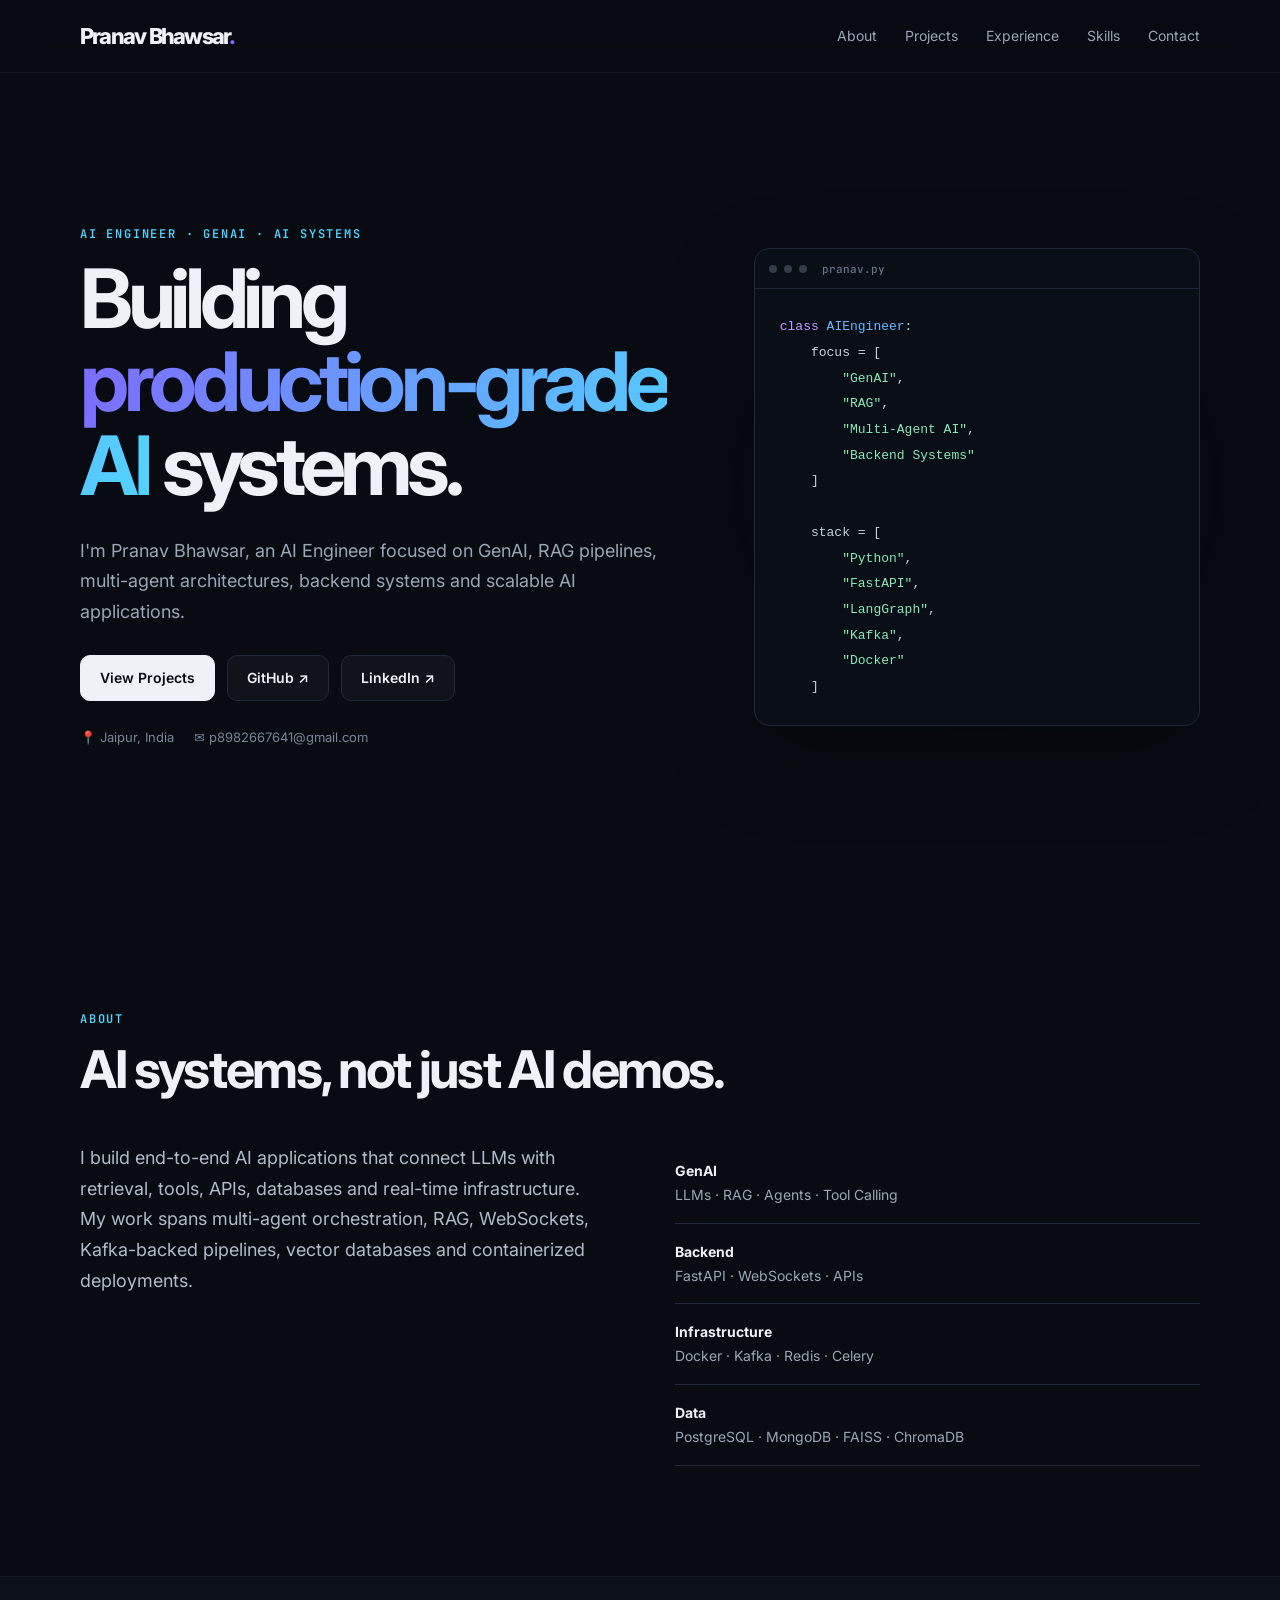
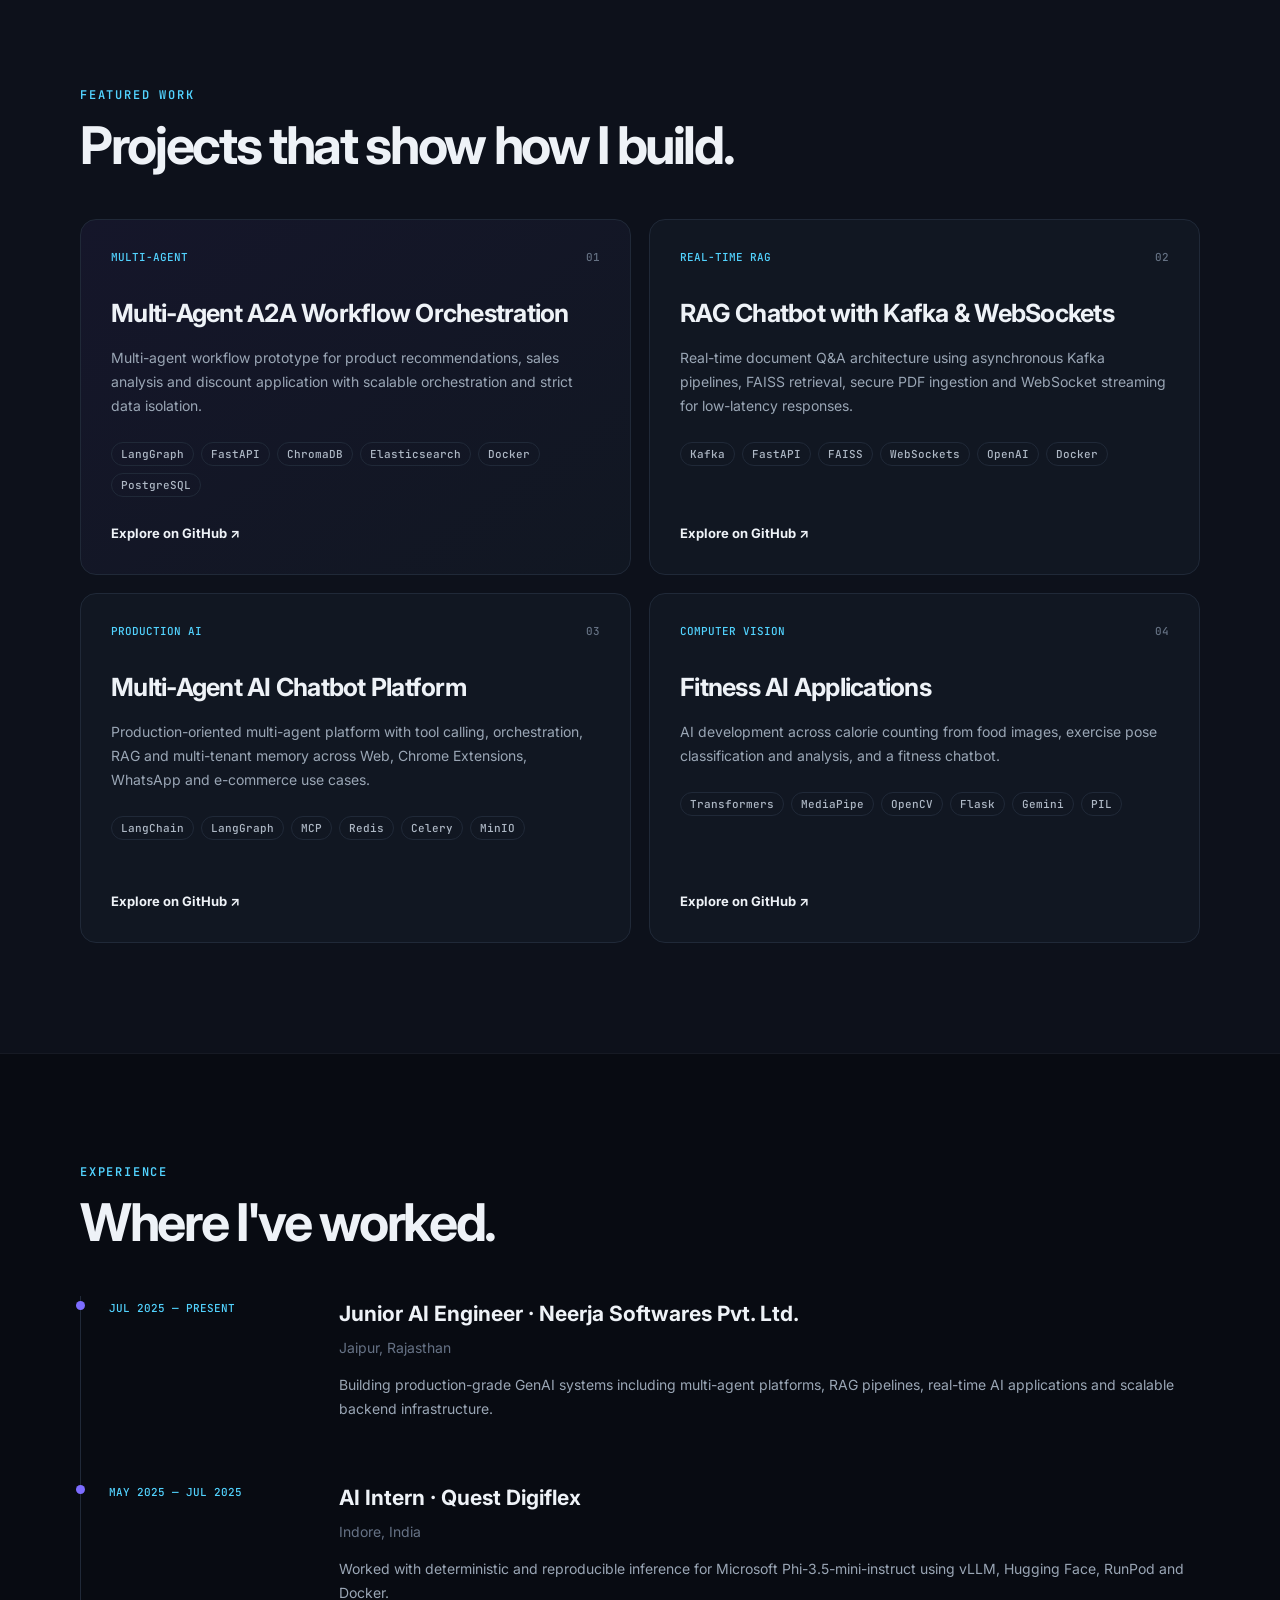
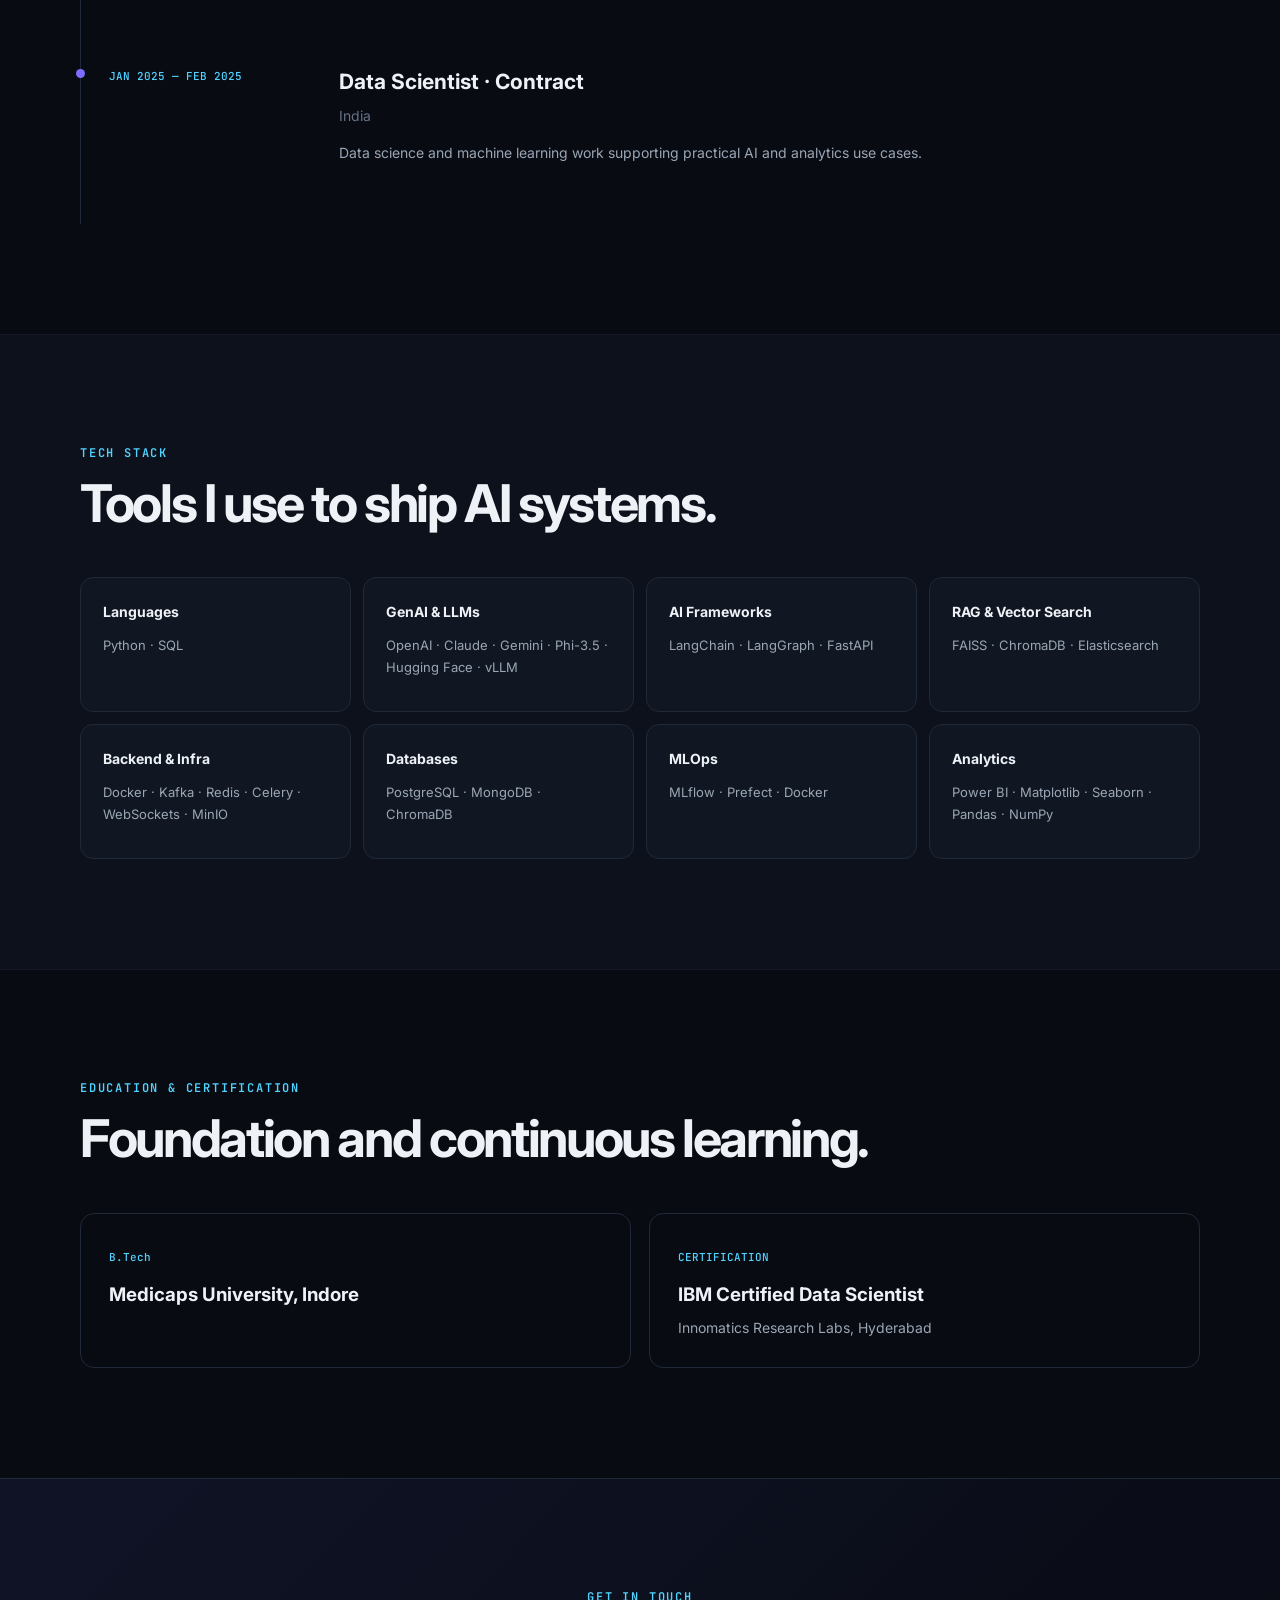
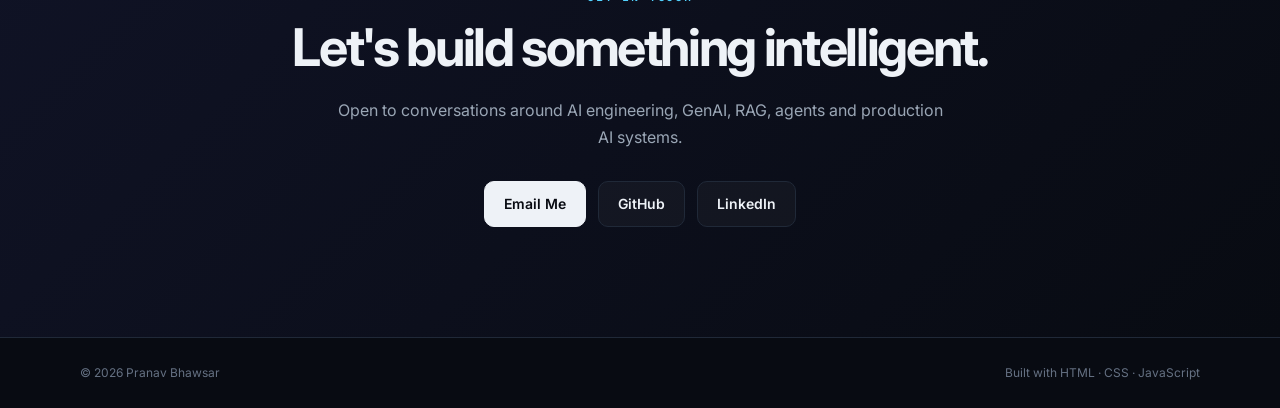
<file: index.html>
<!DOCTYPE html>
<html lang="en">
<head>
  <meta charset="UTF-8">
  <meta name="viewport" content="width=device-width, initial-scale=1.0">
  <meta name="description" content="Pranav Bhawsar — AI Engineer building GenAI, RAG, multi-agent and real-time AI systems.">
  <meta name="theme-color" content="#0b0f19">
  <title>Pranav Bhawsar | AI Engineer</title>
  <link rel="icon" href="assets/favicon.svg" type="image/svg+xml">
  <link rel="preconnect" href="https://fonts.googleapis.com">
  <link rel="preconnect" href="https://fonts.gstatic.com" crossorigin>
  <link href="https://fonts.googleapis.com/css2?family=Inter:wght@400;500;600;700;800&family=JetBrains+Mono:wght@500;600&display=swap" rel="stylesheet">
  <link rel="stylesheet" href="style.css">
</head>
<body>
  <header class="nav-wrap">
    <nav class="nav container">
      <a class="brand" href="#home">Pranav Bhawsar<span>.</span></a>
      <button class="menu-btn" aria-label="Toggle menu" aria-expanded="false">☰</button>
      <div class="nav-links">
        <a href="#about">About</a>
        <a href="#projects">Projects</a>
        <a href="#experience">Experience</a>
        <a href="#skills">Skills</a>
        <a href="#contact">Contact</a>
      </div>
    </nav>
  </header>

  <main>
    <section id="home" class="hero container">
      <div class="hero-copy">
        <p class="eyebrow">AI ENGINEER · GENAI · AI SYSTEMS</p>
        <h1>Building <span>production-grade AI</span> systems.</h1>
        <p class="hero-text">
          I'm Pranav Bhawsar, an AI Engineer focused on GenAI, RAG pipelines,
          multi-agent architectures, backend systems and scalable AI applications.
        </p>
        <div class="hero-actions">
          <a class="btn primary" href="#projects">View Projects</a>
          <a class="btn secondary" href="https://github.com/Pranavbh1" target="_blank" rel="noopener">GitHub ↗</a>
          <a class="btn secondary" href="https://www.linkedin.com/in/pranavbhawsar" target="_blank" rel="noopener">LinkedIn ↗</a>
        </div>
        <div class="hero-meta">
          <span>📍 Jaipur, India</span>
          <span>✉ p8982667641@gmail.com</span>
        </div>
      </div>
      <div class="hero-card">
        <div class="terminal">
          <div class="terminal-bar"><i></i><i></i><i></i><span>pranav.py</span></div>
          <pre><code><span class="purple">class</span> <span class="blue">AIEngineer</span>:
    focus = [
        <span class="green">"GenAI"</span>,
        <span class="green">"RAG"</span>,
        <span class="green">"Multi-Agent AI"</span>,
        <span class="green">"Backend Systems"</span>
    ]

    stack = [
        <span class="green">"Python"</span>,
        <span class="green">"FastAPI"</span>,
        <span class="green">"LangGraph"</span>,
        <span class="green">"Kafka"</span>,
        <span class="green">"Docker"</span>
    ]</code></pre>
        </div>
      </div>
    </section>

    <section id="about" class="section container">
      <div class="section-head">
        <p class="eyebrow">ABOUT</p>
        <h2>AI systems, not just AI demos.</h2>
      </div>
      <div class="about-grid">
        <p>
          I build end-to-end AI applications that connect LLMs with retrieval,
          tools, APIs, databases and real-time infrastructure. My work spans
          multi-agent orchestration, RAG, WebSockets, Kafka-backed pipelines,
          vector databases and containerized deployments.
        </p>
        <div class="about-points">
          <div><strong>GenAI</strong><span>LLMs · RAG · Agents · Tool Calling</span></div>
          <div><strong>Backend</strong><span>FastAPI · WebSockets · APIs</span></div>
          <div><strong>Infrastructure</strong><span>Docker · Kafka · Redis · Celery</span></div>
          <div><strong>Data</strong><span>PostgreSQL · MongoDB · FAISS · ChromaDB</span></div>
        </div>
      </div>
    </section>

    <section id="projects" class="section section-alt">
      <div class="container">
        <div class="section-head">
          <p class="eyebrow">FEATURED WORK</p>
          <h2>Projects that show how I build.</h2>
        </div>
        <div class="project-grid">
          <article class="project-card featured">
            <div class="project-top"><span class="tag">MULTI-AGENT</span><span>01</span></div>
            <h3>Multi-Agent A2A Workflow Orchestration</h3>
            <p>
              Multi-agent workflow prototype for product recommendations, sales
              analysis and discount application with scalable orchestration and
              strict data isolation.
            </p>
            <div class="chips"><span>LangGraph</span><span>FastAPI</span><span>ChromaDB</span><span>Elasticsearch</span><span>Docker</span><span>PostgreSQL</span></div>
            <a class="project-link" href="https://github.com/Pranavbh1" target="_blank" rel="noopener">Explore on GitHub ↗</a>
          </article>

          <article class="project-card">
            <div class="project-top"><span class="tag">REAL-TIME RAG</span><span>02</span></div>
            <h3>RAG Chatbot with Kafka & WebSockets</h3>
            <p>
              Real-time document Q&A architecture using asynchronous Kafka
              pipelines, FAISS retrieval, secure PDF ingestion and WebSocket
              streaming for low-latency responses.
            </p>
            <div class="chips"><span>Kafka</span><span>FastAPI</span><span>FAISS</span><span>WebSockets</span><span>OpenAI</span><span>Docker</span></div>
            <a class="project-link" href="https://github.com/Pranavbh1" target="_blank" rel="noopener">Explore on GitHub ↗</a>
          </article>

          <article class="project-card">
            <div class="project-top"><span class="tag">PRODUCTION AI</span><span>03</span></div>
            <h3>Multi-Agent AI Chatbot Platform</h3>
            <p>
              Production-oriented multi-agent platform with tool calling,
              orchestration, RAG and multi-tenant memory across Web, Chrome
              Extensions, WhatsApp and e-commerce use cases.
            </p>
            <div class="chips"><span>LangChain</span><span>LangGraph</span><span>MCP</span><span>Redis</span><span>Celery</span><span>MinIO</span></div>
            <a class="project-link" href="https://github.com/Pranavbh1" target="_blank" rel="noopener">Explore on GitHub ↗</a>
          </article>

          <article class="project-card">
            <div class="project-top"><span class="tag">COMPUTER VISION</span><span>04</span></div>
            <h3>Fitness AI Applications</h3>
            <p>
              AI development across calorie counting from food images, exercise
              pose classification and analysis, and a fitness chatbot.
            </p>
            <div class="chips"><span>Transformers</span><span>MediaPipe</span><span>OpenCV</span><span>Flask</span><span>Gemini</span><span>PIL</span></div>
            <a class="project-link" href="https://github.com/Pranavbh1" target="_blank" rel="noopener">Explore on GitHub ↗</a>
          </article>
        </div>
      </div>
    </section>

    <section id="experience" class="section container">
      <div class="section-head">
        <p class="eyebrow">EXPERIENCE</p>
        <h2>Where I've worked.</h2>
      </div>
      <div class="timeline">
        <article class="timeline-item">
          <div class="timeline-date">JUL 2025 — PRESENT</div>
          <div>
            <h3>Junior AI Engineer · Neerja Softwares Pvt. Ltd.</h3>
            <p class="muted">Jaipur, Rajasthan</p>
            <p>Building production-grade GenAI systems including multi-agent platforms, RAG pipelines, real-time AI applications and scalable backend infrastructure.</p>
          </div>
        </article>
        <article class="timeline-item">
          <div class="timeline-date">MAY 2025 — JUL 2025</div>
          <div>
            <h3>AI Intern · Quest Digiflex</h3>
            <p class="muted">Indore, India</p>
            <p>Worked with deterministic and reproducible inference for Microsoft Phi-3.5-mini-instruct using vLLM, Hugging Face, RunPod and Docker.</p>
          </div>
        </article>
        <article class="timeline-item">
          <div class="timeline-date">JAN 2025 — FEB 2025</div>
          <div>
            <h3>Data Scientist · Contract</h3>
            <p class="muted">India</p>
            <p>Data science and machine learning work supporting practical AI and analytics use cases.</p>
          </div>
        </article>
      </div>
    </section>

    <section id="skills" class="section section-alt">
      <div class="container">
        <div class="section-head">
          <p class="eyebrow">TECH STACK</p>
          <h2>Tools I use to ship AI systems.</h2>
        </div>
        <div class="skill-grid">
          <div class="skill-box"><h3>Languages</h3><p>Python · SQL</p></div>
          <div class="skill-box"><h3>GenAI & LLMs</h3><p>OpenAI · Claude · Gemini · Phi-3.5 · Hugging Face · vLLM</p></div>
          <div class="skill-box"><h3>AI Frameworks</h3><p>LangChain · LangGraph · FastAPI</p></div>
          <div class="skill-box"><h3>RAG & Vector Search</h3><p>FAISS · ChromaDB · Elasticsearch</p></div>
          <div class="skill-box"><h3>Backend & Infra</h3><p>Docker · Kafka · Redis · Celery · WebSockets · MinIO</p></div>
          <div class="skill-box"><h3>Databases</h3><p>PostgreSQL · MongoDB · ChromaDB</p></div>
          <div class="skill-box"><h3>MLOps</h3><p>MLflow · Prefect · Docker</p></div>
          <div class="skill-box"><h3>Analytics</h3><p>Power BI · Matplotlib · Seaborn · Pandas · NumPy</p></div>
        </div>
      </div>
    </section>

    <section class="section container education">
      <div class="section-head">
        <p class="eyebrow">EDUCATION & CERTIFICATION</p>
        <h2>Foundation and continuous learning.</h2>
      </div>
      <div class="edu-grid">
        <div class="edu-card"><span>B.Tech</span><h3>Medicaps University, Indore</h3></div>
        <div class="edu-card"><span>CERTIFICATION</span><h3>IBM Certified Data Scientist</h3><p>Innomatics Research Labs, Hyderabad</p></div>
      </div>
    </section>

    <section id="contact" class="contact-section">
      <div class="container contact">
        <p class="eyebrow">GET IN TOUCH</p>
        <h2>Let's build something intelligent.</h2>
        <p>Open to conversations around AI engineering, GenAI, RAG, agents and production AI systems.</p>
        <div class="contact-actions">
          <a class="btn primary" href="mailto:p8982667641@gmail.com">Email Me</a>
          <a class="btn secondary" href="https://github.com/Pranavbh1" target="_blank" rel="noopener">GitHub</a>
          <a class="btn secondary" href="https://www.linkedin.com/in/pranavbhawsar" target="_blank" rel="noopener">LinkedIn</a>
        </div>
      </div>
    </section>
  </main>

  <footer class="footer">
    <div class="container footer-inner">
      <span>© <span id="year"></span> Pranav Bhawsar</span>
      <span>Built with HTML · CSS · JavaScript</span>
    </div>
  </footer>

  <script src="script.js"></script>
</body>
</html>
</file>
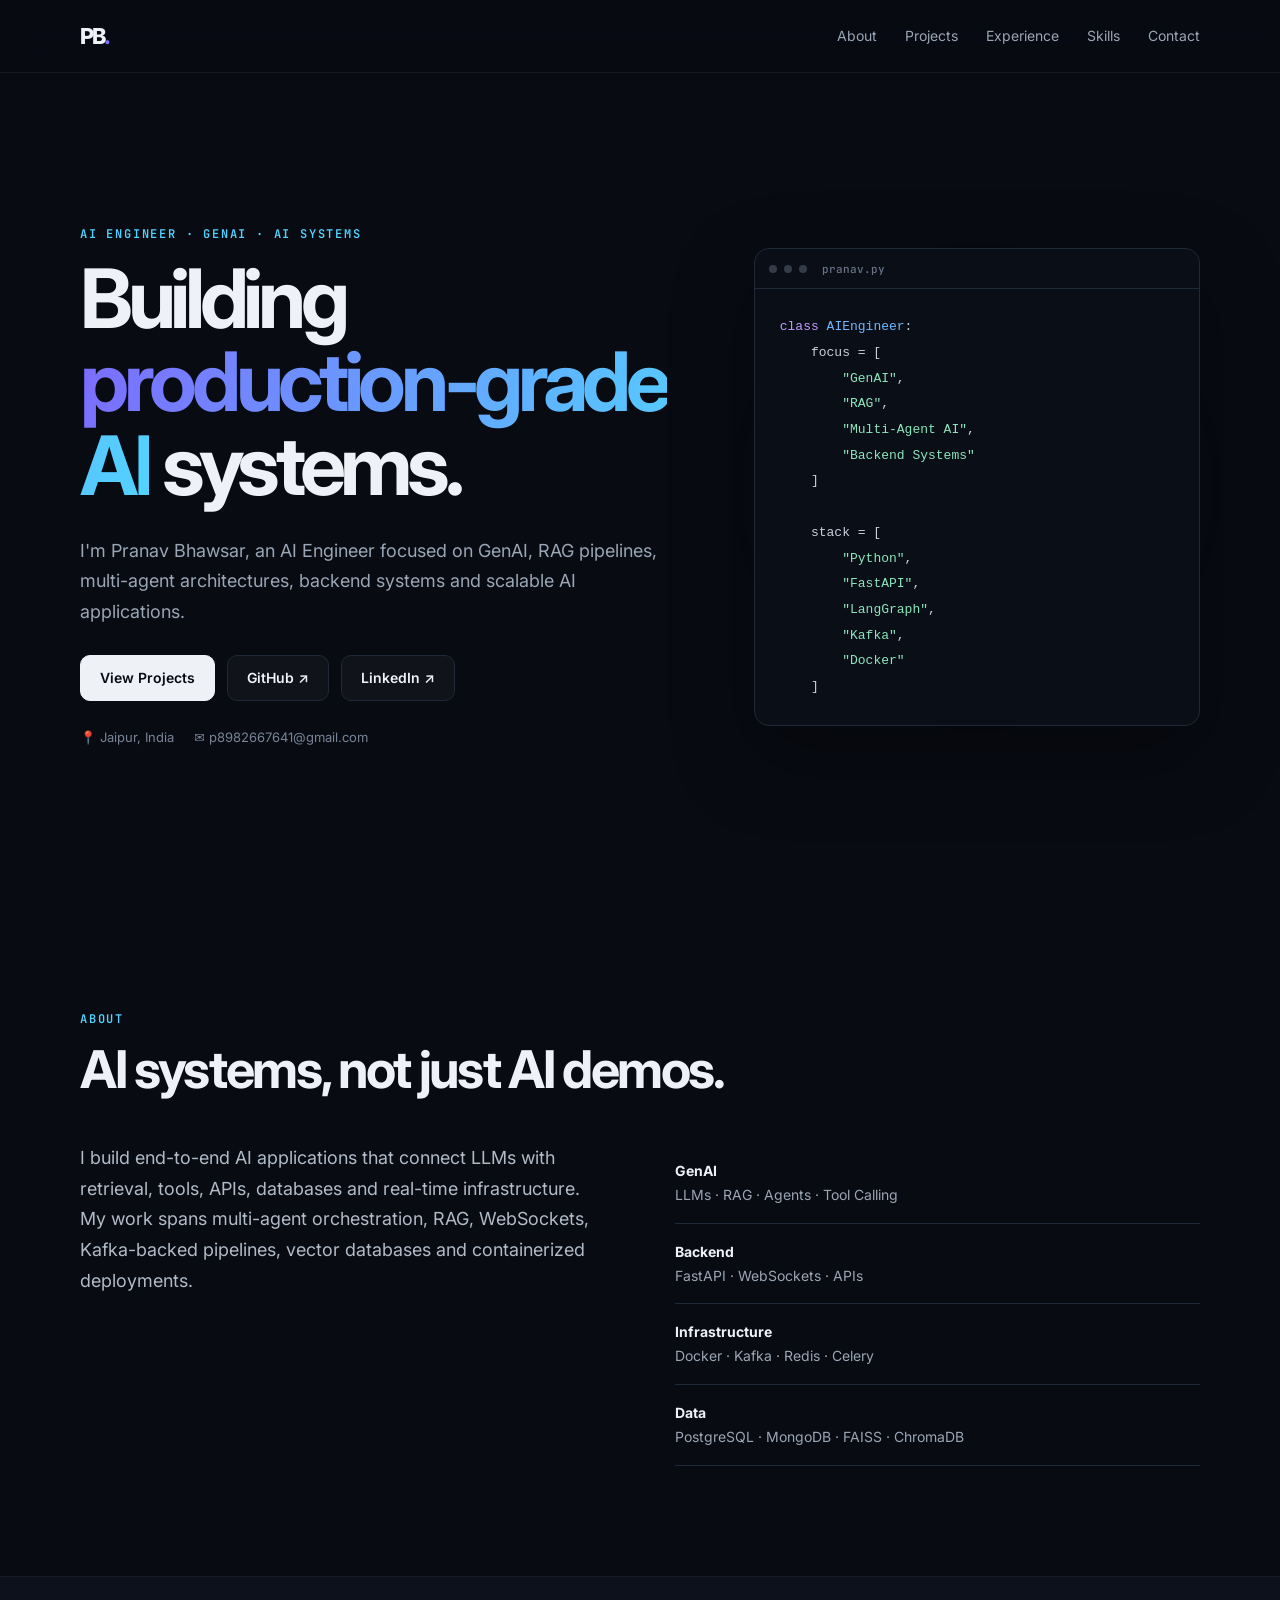
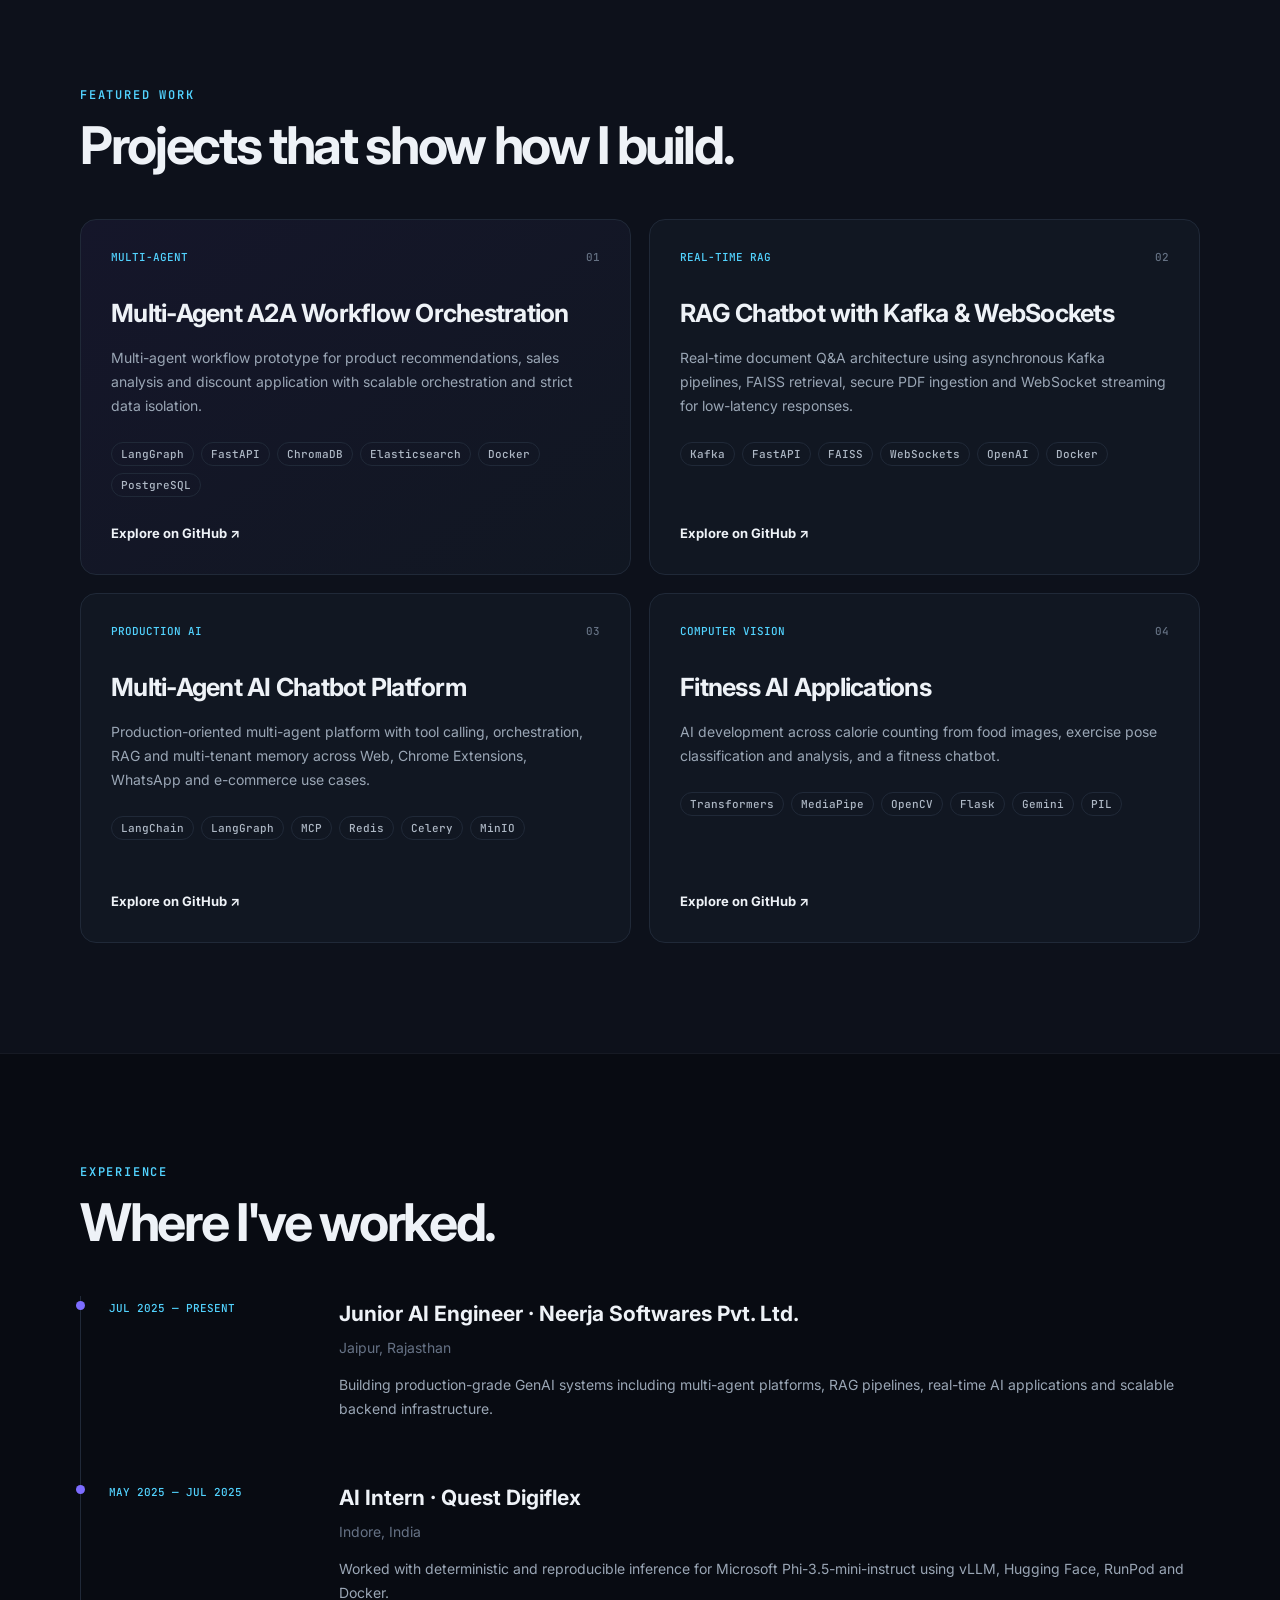
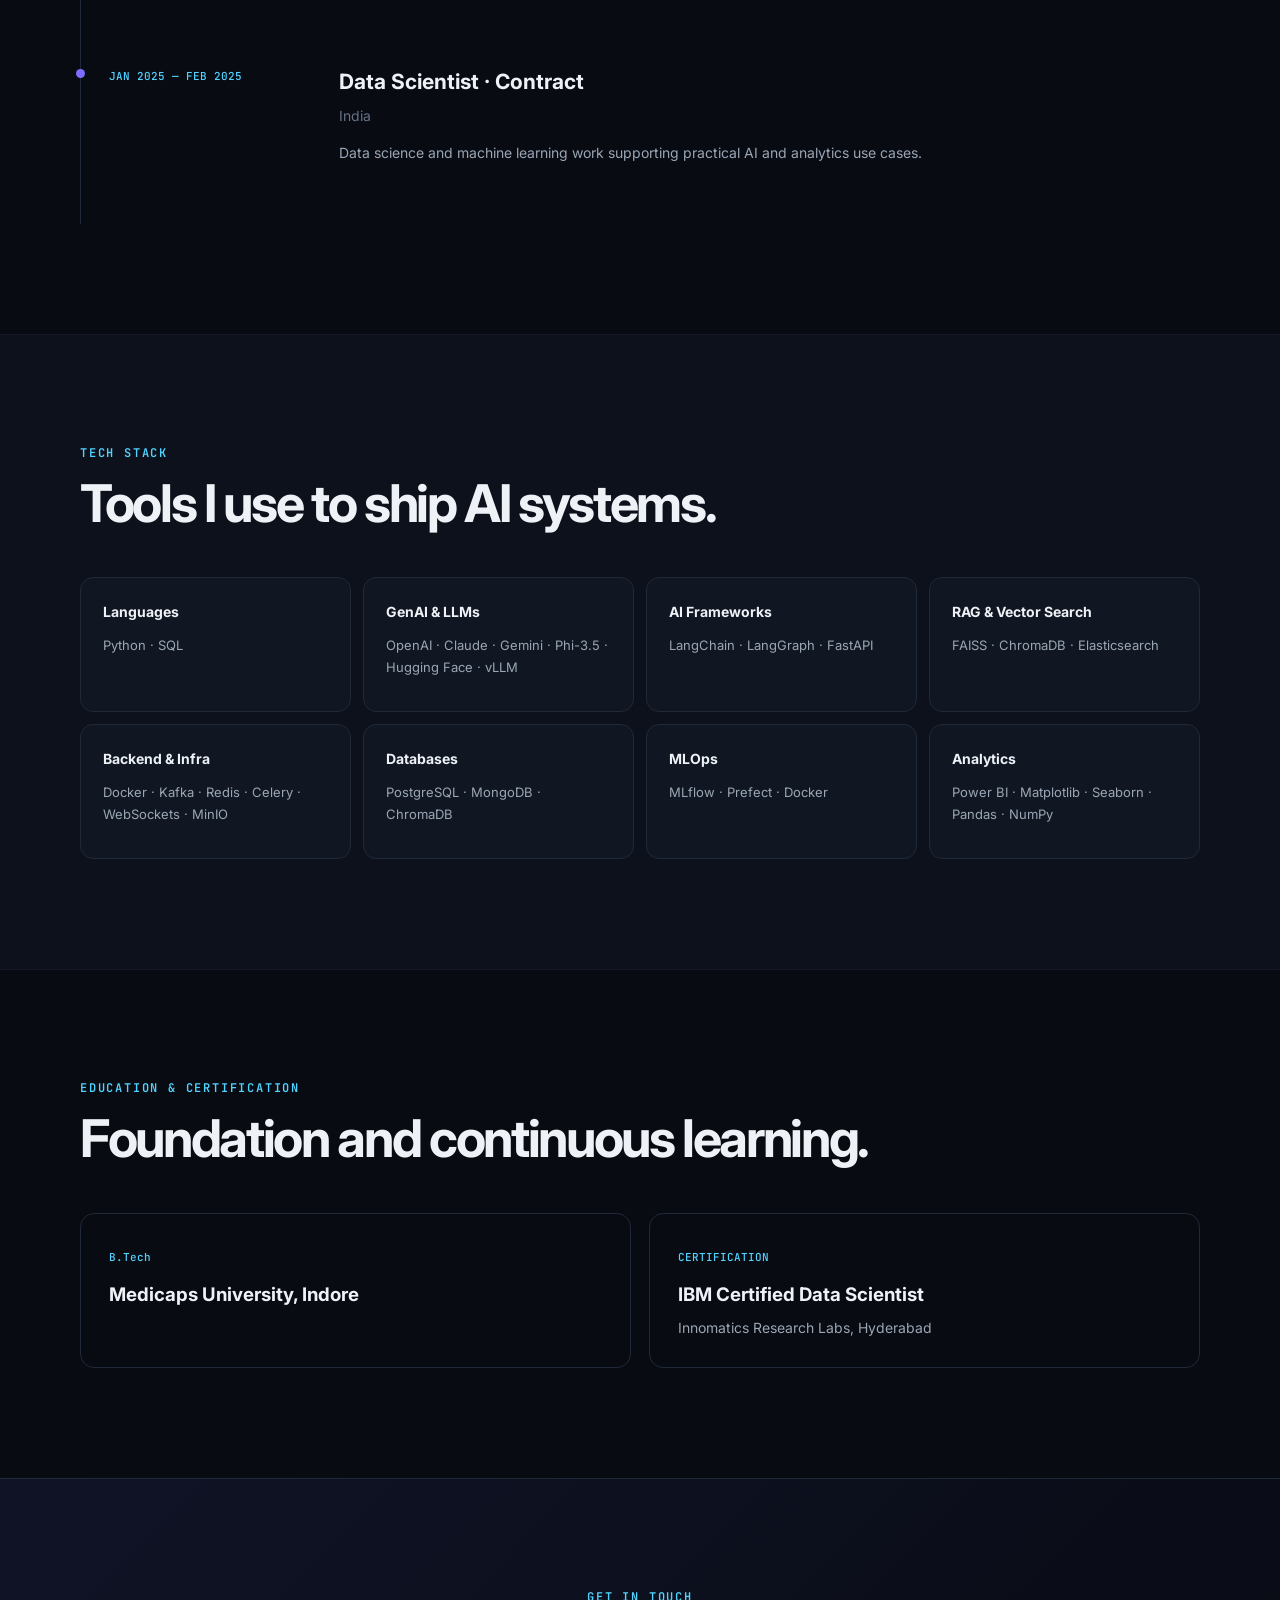
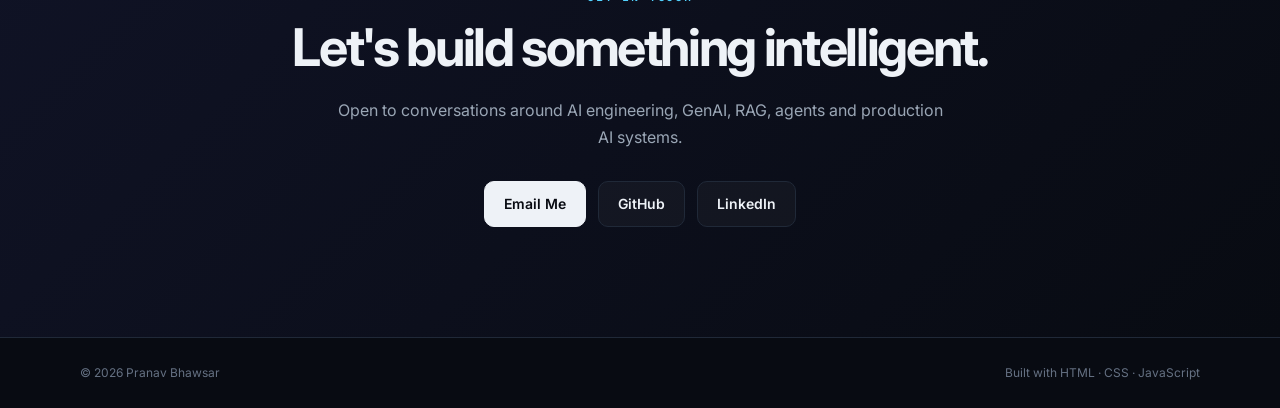
<file: Pranavbh1.github.io (1)/index.html>
<!DOCTYPE html>
<html lang="en">
<head>
  <meta charset="UTF-8">
  <meta name="viewport" content="width=device-width, initial-scale=1.0">
  <meta name="description" content="Pranav Bhawsar — AI Engineer building GenAI, RAG, multi-agent and real-time AI systems.">
  <meta name="theme-color" content="#0b0f19">
  <title>Pranav Bhawsar | AI Engineer</title>
  <link rel="icon" href="assets/favicon.svg" type="image/svg+xml">
  <link rel="preconnect" href="https://fonts.googleapis.com">
  <link rel="preconnect" href="https://fonts.gstatic.com" crossorigin>
  <link href="https://fonts.googleapis.com/css2?family=Inter:wght@400;500;600;700;800&family=JetBrains+Mono:wght@500;600&display=swap" rel="stylesheet">
  <link rel="stylesheet" href="style.css">
</head>
<body>
  <header class="nav-wrap">
    <nav class="nav container">
      <a class="brand" href="#home">PB<span>.</span></a>
      <button class="menu-btn" aria-label="Toggle menu" aria-expanded="false">☰</button>
      <div class="nav-links">
        <a href="#about">About</a>
        <a href="#projects">Projects</a>
        <a href="#experience">Experience</a>
        <a href="#skills">Skills</a>
        <a href="#contact">Contact</a>
      </div>
    </nav>
  </header>

  <main>
    <section id="home" class="hero container">
      <div class="hero-copy">
        <p class="eyebrow">AI ENGINEER · GENAI · AI SYSTEMS</p>
        <h1>Building <span>production-grade AI</span> systems.</h1>
        <p class="hero-text">
          I'm Pranav Bhawsar, an AI Engineer focused on GenAI, RAG pipelines,
          multi-agent architectures, backend systems and scalable AI applications.
        </p>
        <div class="hero-actions">
          <a class="btn primary" href="#projects">View Projects</a>
          <a class="btn secondary" href="https://github.com/Pranavbh1" target="_blank" rel="noopener">GitHub ↗</a>
          <a class="btn secondary" href="https://www.linkedin.com/in/pranavbhawsar" target="_blank" rel="noopener">LinkedIn ↗</a>
        </div>
        <div class="hero-meta">
          <span>📍 Jaipur, India</span>
          <span>✉ p8982667641@gmail.com</span>
        </div>
      </div>
      <div class="hero-card">
        <div class="terminal">
          <div class="terminal-bar"><i></i><i></i><i></i><span>pranav.py</span></div>
          <pre><code><span class="purple">class</span> <span class="blue">AIEngineer</span>:
    focus = [
        <span class="green">"GenAI"</span>,
        <span class="green">"RAG"</span>,
        <span class="green">"Multi-Agent AI"</span>,
        <span class="green">"Backend Systems"</span>
    ]

    stack = [
        <span class="green">"Python"</span>,
        <span class="green">"FastAPI"</span>,
        <span class="green">"LangGraph"</span>,
        <span class="green">"Kafka"</span>,
        <span class="green">"Docker"</span>
    ]</code></pre>
        </div>
      </div>
    </section>

    <section id="about" class="section container">
      <div class="section-head">
        <p class="eyebrow">ABOUT</p>
        <h2>AI systems, not just AI demos.</h2>
      </div>
      <div class="about-grid">
        <p>
          I build end-to-end AI applications that connect LLMs with retrieval,
          tools, APIs, databases and real-time infrastructure. My work spans
          multi-agent orchestration, RAG, WebSockets, Kafka-backed pipelines,
          vector databases and containerized deployments.
        </p>
        <div class="about-points">
          <div><strong>GenAI</strong><span>LLMs · RAG · Agents · Tool Calling</span></div>
          <div><strong>Backend</strong><span>FastAPI · WebSockets · APIs</span></div>
          <div><strong>Infrastructure</strong><span>Docker · Kafka · Redis · Celery</span></div>
          <div><strong>Data</strong><span>PostgreSQL · MongoDB · FAISS · ChromaDB</span></div>
        </div>
      </div>
    </section>

    <section id="projects" class="section section-alt">
      <div class="container">
        <div class="section-head">
          <p class="eyebrow">FEATURED WORK</p>
          <h2>Projects that show how I build.</h2>
        </div>
        <div class="project-grid">
          <article class="project-card featured">
            <div class="project-top"><span class="tag">MULTI-AGENT</span><span>01</span></div>
            <h3>Multi-Agent A2A Workflow Orchestration</h3>
            <p>
              Multi-agent workflow prototype for product recommendations, sales
              analysis and discount application with scalable orchestration and
              strict data isolation.
            </p>
            <div class="chips"><span>LangGraph</span><span>FastAPI</span><span>ChromaDB</span><span>Elasticsearch</span><span>Docker</span><span>PostgreSQL</span></div>
            <a class="project-link" href="https://github.com/Pranavbh1" target="_blank" rel="noopener">Explore on GitHub ↗</a>
          </article>

          <article class="project-card">
            <div class="project-top"><span class="tag">REAL-TIME RAG</span><span>02</span></div>
            <h3>RAG Chatbot with Kafka & WebSockets</h3>
            <p>
              Real-time document Q&A architecture using asynchronous Kafka
              pipelines, FAISS retrieval, secure PDF ingestion and WebSocket
              streaming for low-latency responses.
            </p>
            <div class="chips"><span>Kafka</span><span>FastAPI</span><span>FAISS</span><span>WebSockets</span><span>OpenAI</span><span>Docker</span></div>
            <a class="project-link" href="https://github.com/Pranavbh1" target="_blank" rel="noopener">Explore on GitHub ↗</a>
          </article>

          <article class="project-card">
            <div class="project-top"><span class="tag">PRODUCTION AI</span><span>03</span></div>
            <h3>Multi-Agent AI Chatbot Platform</h3>
            <p>
              Production-oriented multi-agent platform with tool calling,
              orchestration, RAG and multi-tenant memory across Web, Chrome
              Extensions, WhatsApp and e-commerce use cases.
            </p>
            <div class="chips"><span>LangChain</span><span>LangGraph</span><span>MCP</span><span>Redis</span><span>Celery</span><span>MinIO</span></div>
            <a class="project-link" href="https://github.com/Pranavbh1" target="_blank" rel="noopener">Explore on GitHub ↗</a>
          </article>

          <article class="project-card">
            <div class="project-top"><span class="tag">COMPUTER VISION</span><span>04</span></div>
            <h3>Fitness AI Applications</h3>
            <p>
              AI development across calorie counting from food images, exercise
              pose classification and analysis, and a fitness chatbot.
            </p>
            <div class="chips"><span>Transformers</span><span>MediaPipe</span><span>OpenCV</span><span>Flask</span><span>Gemini</span><span>PIL</span></div>
            <a class="project-link" href="https://github.com/Pranavbh1" target="_blank" rel="noopener">Explore on GitHub ↗</a>
          </article>
        </div>
      </div>
    </section>

    <section id="experience" class="section container">
      <div class="section-head">
        <p class="eyebrow">EXPERIENCE</p>
        <h2>Where I've worked.</h2>
      </div>
      <div class="timeline">
        <article class="timeline-item">
          <div class="timeline-date">JUL 2025 — PRESENT</div>
          <div>
            <h3>Junior AI Engineer · Neerja Softwares Pvt. Ltd.</h3>
            <p class="muted">Jaipur, Rajasthan</p>
            <p>Building production-grade GenAI systems including multi-agent platforms, RAG pipelines, real-time AI applications and scalable backend infrastructure.</p>
          </div>
        </article>
        <article class="timeline-item">
          <div class="timeline-date">MAY 2025 — JUL 2025</div>
          <div>
            <h3>AI Intern · Quest Digiflex</h3>
            <p class="muted">Indore, India</p>
            <p>Worked with deterministic and reproducible inference for Microsoft Phi-3.5-mini-instruct using vLLM, Hugging Face, RunPod and Docker.</p>
          </div>
        </article>
        <article class="timeline-item">
          <div class="timeline-date">JAN 2025 — FEB 2025</div>
          <div>
            <h3>Data Scientist · Contract</h3>
            <p class="muted">India</p>
            <p>Data science and machine learning work supporting practical AI and analytics use cases.</p>
          </div>
        </article>
      </div>
    </section>

    <section id="skills" class="section section-alt">
      <div class="container">
        <div class="section-head">
          <p class="eyebrow">TECH STACK</p>
          <h2>Tools I use to ship AI systems.</h2>
        </div>
        <div class="skill-grid">
          <div class="skill-box"><h3>Languages</h3><p>Python · SQL</p></div>
          <div class="skill-box"><h3>GenAI & LLMs</h3><p>OpenAI · Claude · Gemini · Phi-3.5 · Hugging Face · vLLM</p></div>
          <div class="skill-box"><h3>AI Frameworks</h3><p>LangChain · LangGraph · FastAPI</p></div>
          <div class="skill-box"><h3>RAG & Vector Search</h3><p>FAISS · ChromaDB · Elasticsearch</p></div>
          <div class="skill-box"><h3>Backend & Infra</h3><p>Docker · Kafka · Redis · Celery · WebSockets · MinIO</p></div>
          <div class="skill-box"><h3>Databases</h3><p>PostgreSQL · MongoDB · ChromaDB</p></div>
          <div class="skill-box"><h3>MLOps</h3><p>MLflow · Prefect · Docker</p></div>
          <div class="skill-box"><h3>Analytics</h3><p>Power BI · Matplotlib · Seaborn · Pandas · NumPy</p></div>
        </div>
      </div>
    </section>

    <section class="section container education">
      <div class="section-head">
        <p class="eyebrow">EDUCATION & CERTIFICATION</p>
        <h2>Foundation and continuous learning.</h2>
      </div>
      <div class="edu-grid">
        <div class="edu-card"><span>B.Tech</span><h3>Medicaps University, Indore</h3></div>
        <div class="edu-card"><span>CERTIFICATION</span><h3>IBM Certified Data Scientist</h3><p>Innomatics Research Labs, Hyderabad</p></div>
      </div>
    </section>

    <section id="contact" class="contact-section">
      <div class="container contact">
        <p class="eyebrow">GET IN TOUCH</p>
        <h2>Let's build something intelligent.</h2>
        <p>Open to conversations around AI engineering, GenAI, RAG, agents and production AI systems.</p>
        <div class="contact-actions">
          <a class="btn primary" href="mailto:p8982667641@gmail.com">Email Me</a>
          <a class="btn secondary" href="https://github.com/Pranavbh1" target="_blank" rel="noopener">GitHub</a>
          <a class="btn secondary" href="https://www.linkedin.com/in/pranavbhawsar" target="_blank" rel="noopener">LinkedIn</a>
        </div>
      </div>
    </section>
  </main>

  <footer class="footer">
    <div class="container footer-inner">
      <span>© <span id="year"></span> Pranav Bhawsar</span>
      <span>Built with HTML · CSS · JavaScript</span>
    </div>
  </footer>

  <script src="script.js"></script>
</body>
</html>
</file>
<file: style.css>
:root {
  --bg: #080b12;
  --bg2: #0d111b;
  --card: #111722;
  --border: #202938;
  --text: #eef2f7;
  --muted: #9aa6b5;
  --accent: #7c6cff;
  --accent2: #52d3ff;
  --max: 1120px;
}

* { box-sizing: border-box; }
html { scroll-behavior: smooth; }
body {
  margin: 0;
  background: var(--bg);
  color: var(--text);
  font-family: Inter, system-ui, sans-serif;
  line-height: 1.7;
}
a { color: inherit; text-decoration: none; }
.container { width: min(var(--max), calc(100% - 40px)); margin: 0 auto; }

.nav-wrap {
  position: sticky; top: 0; z-index: 20;
  backdrop-filter: blur(16px);
  background: rgba(8,11,18,.78);
  border-bottom: 1px solid rgba(255,255,255,.06);
}
.nav { height: 72px; display: flex; align-items: center; justify-content: space-between; }
.brand { font: 800 22px Inter; letter-spacing: -.08em; }
.brand span { color: var(--accent); }
.nav-links { display: flex; gap: 28px; color: var(--muted); font-size: 14px; }
.nav-links a:hover { color: var(--text); }
.menu-btn { display: none; background: none; border: 0; color: var(--text); font-size: 24px; }

.hero {
  min-height: calc(100vh - 72px);
  display: grid; grid-template-columns: 1.15fr .85fr;
  align-items: center; gap: 70px; padding: 90px 0;
}
.eyebrow {
  margin: 0 0 15px;
  color: var(--accent2);
  font: 600 12px "JetBrains Mono", monospace;
  letter-spacing: .15em;
}
h1 { font-size: clamp(48px, 7vw, 82px); line-height: 1.02; letter-spacing: -.065em; margin: 0; max-width: 800px; }
h1 span {
  background: linear-gradient(100deg, var(--accent), var(--accent2));
  -webkit-background-clip: text; background-clip: text; color: transparent;
}
.hero-text { color: var(--muted); font-size: 18px; max-width: 680px; margin: 28px 0; }
.hero-actions, .contact-actions { display: flex; flex-wrap: wrap; gap: 12px; }
.btn {
  display: inline-flex; align-items: center; justify-content: center;
  min-height: 46px; padding: 0 19px; border-radius: 10px;
  font-weight: 600; font-size: 14px; border: 1px solid var(--border);
  transition: transform .2s, border-color .2s, background .2s;
}
.btn:hover { transform: translateY(-2px); border-color: #3a4659; }
.btn.primary { background: var(--text); color: #080b12; border-color: var(--text); }
.btn.secondary { background: rgba(255,255,255,.03); }
.hero-meta { display: flex; flex-wrap: wrap; gap: 20px; margin-top: 25px; color: #788496; font-size: 13px; }

.hero-card { position: relative; }
.hero-card:before {
  content: ""; position: absolute; inset: -20px;
  background: radial-gradient(circle at center, rgba(124,108,255,.18), transparent 65%);
  filter: blur(20px); z-index: -1;
}
.terminal {
  border: 1px solid var(--border); border-radius: 15px; overflow: hidden;
  background: #0a0e16; box-shadow: 0 30px 80px rgba(0,0,0,.35);
}
.terminal-bar {
  height: 40px; display: flex; align-items: center; gap: 7px;
  padding: 0 14px; border-bottom: 1px solid var(--border); color: #687487;
  font: 500 11px "JetBrains Mono", monospace;
}
.terminal-bar i { width: 8px; height: 8px; border-radius: 50%; background: #343c49; }
.terminal-bar span { margin-left: 8px; }
pre { margin: 0; padding: 25px; overflow: auto; font: 500 13px/1.9 "JetBrains Mono", monospace; color: #c8d1dd; }
.purple { color: #c39cff; }.blue { color: #6fb7ff; }.green { color: #8be6bb; }

.section { padding: 110px 0; }
.section-alt { background: var(--bg2); border-top: 1px solid rgba(255,255,255,.04); border-bottom: 1px solid rgba(255,255,255,.04); }
.section-head { margin-bottom: 45px; }
.section-head h2, .contact h2 { font-size: clamp(32px, 5vw, 52px); line-height: 1.08; letter-spacing: -.045em; margin: 0; }
.about-grid { display: grid; grid-template-columns: 1fr 1fr; gap: 70px; }
.about-grid > p { color: #b1bbc8; font-size: 18px; margin: 0; }
.about-points { display: grid; gap: 0; }
.about-points div { padding: 16px 0; border-bottom: 1px solid var(--border); display: flex; flex-direction: column; }
.about-points strong { font-size: 14px; }.about-points span { color: var(--muted); font-size: 14px; }

.project-grid { display: grid; grid-template-columns: repeat(2, 1fr); gap: 18px; }
.project-card {
  padding: 30px; background: var(--card); border: 1px solid var(--border);
  border-radius: 16px; min-height: 350px; display: flex; flex-direction: column;
  transition: transform .25s, border-color .25s;
}
.project-card:hover { transform: translateY(-5px); border-color: #39465a; }
.project-card.featured { background: linear-gradient(145deg, #15162a, var(--card)); }
.project-top { display: flex; justify-content: space-between; color: #657183; font: 500 11px "JetBrains Mono", monospace; }
.tag { color: var(--accent2); }
.project-card h3 { font-size: 25px; letter-spacing: -.03em; margin: 28px 0 12px; }
.project-card p { color: var(--muted); margin: 0; font-size: 14px; }
.chips { display: flex; flex-wrap: wrap; gap: 7px; margin-top: 24px; }
.chips span {
  border: 1px solid var(--border); border-radius: 999px; padding: 4px 9px;
  color: #aeb8c5; font: 500 11px "JetBrains Mono", monospace;
}
.project-link { margin-top: auto; padding-top: 25px; color: var(--text); font-size: 13px; font-weight: 700; }

.timeline { border-left: 1px solid var(--border); }
.timeline-item { display: grid; grid-template-columns: 190px 1fr; gap: 40px; padding: 0 0 45px 28px; position: relative; }
.timeline-item:before {
  content: ""; position: absolute; left: -5px; top: 5px; width: 9px; height: 9px;
  border-radius: 50%; background: var(--accent);
}
.timeline-date { color: var(--accent2); font: 500 11px "JetBrains Mono", monospace; padding-top: 5px; }
.timeline h3 { margin: 0; font-size: 21px; }
.timeline p { color: var(--muted); font-size: 14px; }
.timeline .muted { margin: 4px 0 12px; color: #667285; }

.skill-grid { display: grid; grid-template-columns: repeat(4, 1fr); gap: 12px; }
.skill-box { padding: 22px; border: 1px solid var(--border); border-radius: 13px; background: var(--card); min-height: 135px; }
.skill-box h3 { font-size: 14px; margin: 0 0 10px; }.skill-box p { margin: 0; color: var(--muted); font-size: 13px; }

.edu-grid { display: grid; grid-template-columns: 1fr 1fr; gap: 18px; }
.edu-card { border: 1px solid var(--border); padding: 28px; border-radius: 14px; }
.edu-card span { color: var(--accent2); font: 500 11px "JetBrains Mono"; }
.edu-card h3 { margin: 10px 0 0; }.edu-card p { color: var(--muted); margin: 5px 0 0; font-size: 14px; }

.contact-section { padding: 110px 0; background: linear-gradient(135deg, #101326, #080b12); border-top: 1px solid var(--border); }
.contact { text-align: center; }
.contact h2 { max-width: 700px; margin: auto; }
.contact > p:not(.eyebrow) { max-width: 620px; margin: 20px auto 30px; color: var(--muted); }
.contact-actions { justify-content: center; }

.footer { border-top: 1px solid var(--border); color: #657183; font-size: 12px; }
.footer-inner { min-height: 70px; display: flex; align-items: center; justify-content: space-between; gap: 20px; }

@media (max-width: 850px) {
  .hero { grid-template-columns: 1fr; gap: 45px; padding-top: 65px; }
  .hero-card { max-width: 700px; }
  .about-grid { grid-template-columns: 1fr; gap: 35px; }
  .skill-grid { grid-template-columns: repeat(2, 1fr); }
  .timeline-item { grid-template-columns: 1fr; gap: 4px; }
}
@media (max-width: 650px) {
  .container { width: min(var(--max), calc(100% - 28px)); }
  .nav-links { display: none; position: absolute; top: 72px; left: 0; right: 0; padding: 20px; background: #0b0f17; border-bottom: 1px solid var(--border); flex-direction: column; }
  .nav-links.open { display: flex; }
  .menu-btn { display: block; }
  .project-grid, .edu-grid { grid-template-columns: 1fr; }
  .skill-grid { grid-template-columns: 1fr; }
  .section { padding: 80px 0; }
  h1 { font-size: 49px; }
  .footer-inner { flex-direction: column; justify-content: center; padding: 18px 0; }
}
</file>
<file: Pranavbh1.github.io (1)/style.css>
:root {
  --bg: #080b12;
  --bg2: #0d111b;
  --card: #111722;
  --border: #202938;
  --text: #eef2f7;
  --muted: #9aa6b5;
  --accent: #7c6cff;
  --accent2: #52d3ff;
  --max: 1120px;
}

* { box-sizing: border-box; }
html { scroll-behavior: smooth; }
body {
  margin: 0;
  background: var(--bg);
  color: var(--text);
  font-family: Inter, system-ui, sans-serif;
  line-height: 1.7;
}
a { color: inherit; text-decoration: none; }
.container { width: min(var(--max), calc(100% - 40px)); margin: 0 auto; }

.nav-wrap {
  position: sticky; top: 0; z-index: 20;
  backdrop-filter: blur(16px);
  background: rgba(8,11,18,.78);
  border-bottom: 1px solid rgba(255,255,255,.06);
}
.nav { height: 72px; display: flex; align-items: center; justify-content: space-between; }
.brand { font: 800 22px Inter; letter-spacing: -.08em; }
.brand span { color: var(--accent); }
.nav-links { display: flex; gap: 28px; color: var(--muted); font-size: 14px; }
.nav-links a:hover { color: var(--text); }
.menu-btn { display: none; background: none; border: 0; color: var(--text); font-size: 24px; }

.hero {
  min-height: calc(100vh - 72px);
  display: grid; grid-template-columns: 1.15fr .85fr;
  align-items: center; gap: 70px; padding: 90px 0;
}
.eyebrow {
  margin: 0 0 15px;
  color: var(--accent2);
  font: 600 12px "JetBrains Mono", monospace;
  letter-spacing: .15em;
}
h1 { font-size: clamp(48px, 7vw, 82px); line-height: 1.02; letter-spacing: -.065em; margin: 0; max-width: 800px; }
h1 span {
  background: linear-gradient(100deg, var(--accent), var(--accent2));
  -webkit-background-clip: text; background-clip: text; color: transparent;
}
.hero-text { color: var(--muted); font-size: 18px; max-width: 680px; margin: 28px 0; }
.hero-actions, .contact-actions { display: flex; flex-wrap: wrap; gap: 12px; }
.btn {
  display: inline-flex; align-items: center; justify-content: center;
  min-height: 46px; padding: 0 19px; border-radius: 10px;
  font-weight: 600; font-size: 14px; border: 1px solid var(--border);
  transition: transform .2s, border-color .2s, background .2s;
}
.btn:hover { transform: translateY(-2px); border-color: #3a4659; }
.btn.primary { background: var(--text); color: #080b12; border-color: var(--text); }
.btn.secondary { background: rgba(255,255,255,.03); }
.hero-meta { display: flex; flex-wrap: wrap; gap: 20px; margin-top: 25px; color: #788496; font-size: 13px; }

.hero-card { position: relative; }
.hero-card:before {
  content: ""; position: absolute; inset: -20px;
  background: radial-gradient(circle at center, rgba(124,108,255,.18), transparent 65%);
  filter: blur(20px); z-index: -1;
}
.terminal {
  border: 1px solid var(--border); border-radius: 15px; overflow: hidden;
  background: #0a0e16; box-shadow: 0 30px 80px rgba(0,0,0,.35);
}
.terminal-bar {
  height: 40px; display: flex; align-items: center; gap: 7px;
  padding: 0 14px; border-bottom: 1px solid var(--border); color: #687487;
  font: 500 11px "JetBrains Mono", monospace;
}
.terminal-bar i { width: 8px; height: 8px; border-radius: 50%; background: #343c49; }
.terminal-bar span { margin-left: 8px; }
pre { margin: 0; padding: 25px; overflow: auto; font: 500 13px/1.9 "JetBrains Mono", monospace; color: #c8d1dd; }
.purple { color: #c39cff; }.blue { color: #6fb7ff; }.green { color: #8be6bb; }

.section { padding: 110px 0; }
.section-alt { background: var(--bg2); border-top: 1px solid rgba(255,255,255,.04); border-bottom: 1px solid rgba(255,255,255,.04); }
.section-head { margin-bottom: 45px; }
.section-head h2, .contact h2 { font-size: clamp(32px, 5vw, 52px); line-height: 1.08; letter-spacing: -.045em; margin: 0; }
.about-grid { display: grid; grid-template-columns: 1fr 1fr; gap: 70px; }
.about-grid > p { color: #b1bbc8; font-size: 18px; margin: 0; }
.about-points { display: grid; gap: 0; }
.about-points div { padding: 16px 0; border-bottom: 1px solid var(--border); display: flex; flex-direction: column; }
.about-points strong { font-size: 14px; }.about-points span { color: var(--muted); font-size: 14px; }

.project-grid { display: grid; grid-template-columns: repeat(2, 1fr); gap: 18px; }
.project-card {
  padding: 30px; background: var(--card); border: 1px solid var(--border);
  border-radius: 16px; min-height: 350px; display: flex; flex-direction: column;
  transition: transform .25s, border-color .25s;
}
.project-card:hover { transform: translateY(-5px); border-color: #39465a; }
.project-card.featured { background: linear-gradient(145deg, #15162a, var(--card)); }
.project-top { display: flex; justify-content: space-between; color: #657183; font: 500 11px "JetBrains Mono", monospace; }
.tag { color: var(--accent2); }
.project-card h3 { font-size: 25px; letter-spacing: -.03em; margin: 28px 0 12px; }
.project-card p { color: var(--muted); margin: 0; font-size: 14px; }
.chips { display: flex; flex-wrap: wrap; gap: 7px; margin-top: 24px; }
.chips span {
  border: 1px solid var(--border); border-radius: 999px; padding: 4px 9px;
  color: #aeb8c5; font: 500 11px "JetBrains Mono", monospace;
}
.project-link { margin-top: auto; padding-top: 25px; color: var(--text); font-size: 13px; font-weight: 700; }

.timeline { border-left: 1px solid var(--border); }
.timeline-item { display: grid; grid-template-columns: 190px 1fr; gap: 40px; padding: 0 0 45px 28px; position: relative; }
.timeline-item:before {
  content: ""; position: absolute; left: -5px; top: 5px; width: 9px; height: 9px;
  border-radius: 50%; background: var(--accent);
}
.timeline-date { color: var(--accent2); font: 500 11px "JetBrains Mono", monospace; padding-top: 5px; }
.timeline h3 { margin: 0; font-size: 21px; }
.timeline p { color: var(--muted); font-size: 14px; }
.timeline .muted { margin: 4px 0 12px; color: #667285; }

.skill-grid { display: grid; grid-template-columns: repeat(4, 1fr); gap: 12px; }
.skill-box { padding: 22px; border: 1px solid var(--border); border-radius: 13px; background: var(--card); min-height: 135px; }
.skill-box h3 { font-size: 14px; margin: 0 0 10px; }.skill-box p { margin: 0; color: var(--muted); font-size: 13px; }

.edu-grid { display: grid; grid-template-columns: 1fr 1fr; gap: 18px; }
.edu-card { border: 1px solid var(--border); padding: 28px; border-radius: 14px; }
.edu-card span { color: var(--accent2); font: 500 11px "JetBrains Mono"; }
.edu-card h3 { margin: 10px 0 0; }.edu-card p { color: var(--muted); margin: 5px 0 0; font-size: 14px; }

.contact-section { padding: 110px 0; background: linear-gradient(135deg, #101326, #080b12); border-top: 1px solid var(--border); }
.contact { text-align: center; }
.contact h2 { max-width: 700px; margin: auto; }
.contact > p:not(.eyebrow) { max-width: 620px; margin: 20px auto 30px; color: var(--muted); }
.contact-actions { justify-content: center; }

.footer { border-top: 1px solid var(--border); color: #657183; font-size: 12px; }
.footer-inner { min-height: 70px; display: flex; align-items: center; justify-content: space-between; gap: 20px; }

@media (max-width: 850px) {
  .hero { grid-template-columns: 1fr; gap: 45px; padding-top: 65px; }
  .hero-card { max-width: 700px; }
  .about-grid { grid-template-columns: 1fr; gap: 35px; }
  .skill-grid { grid-template-columns: repeat(2, 1fr); }
  .timeline-item { grid-template-columns: 1fr; gap: 4px; }
}
@media (max-width: 650px) {
  .container { width: min(var(--max), calc(100% - 28px)); }
  .nav-links { display: none; position: absolute; top: 72px; left: 0; right: 0; padding: 20px; background: #0b0f17; border-bottom: 1px solid var(--border); flex-direction: column; }
  .nav-links.open { display: flex; }
  .menu-btn { display: block; }
  .project-grid, .edu-grid { grid-template-columns: 1fr; }
  .skill-grid { grid-template-columns: 1fr; }
  .section { padding: 80px 0; }
  h1 { font-size: 49px; }
  .footer-inner { flex-direction: column; justify-content: center; padding: 18px 0; }
}
</file>
